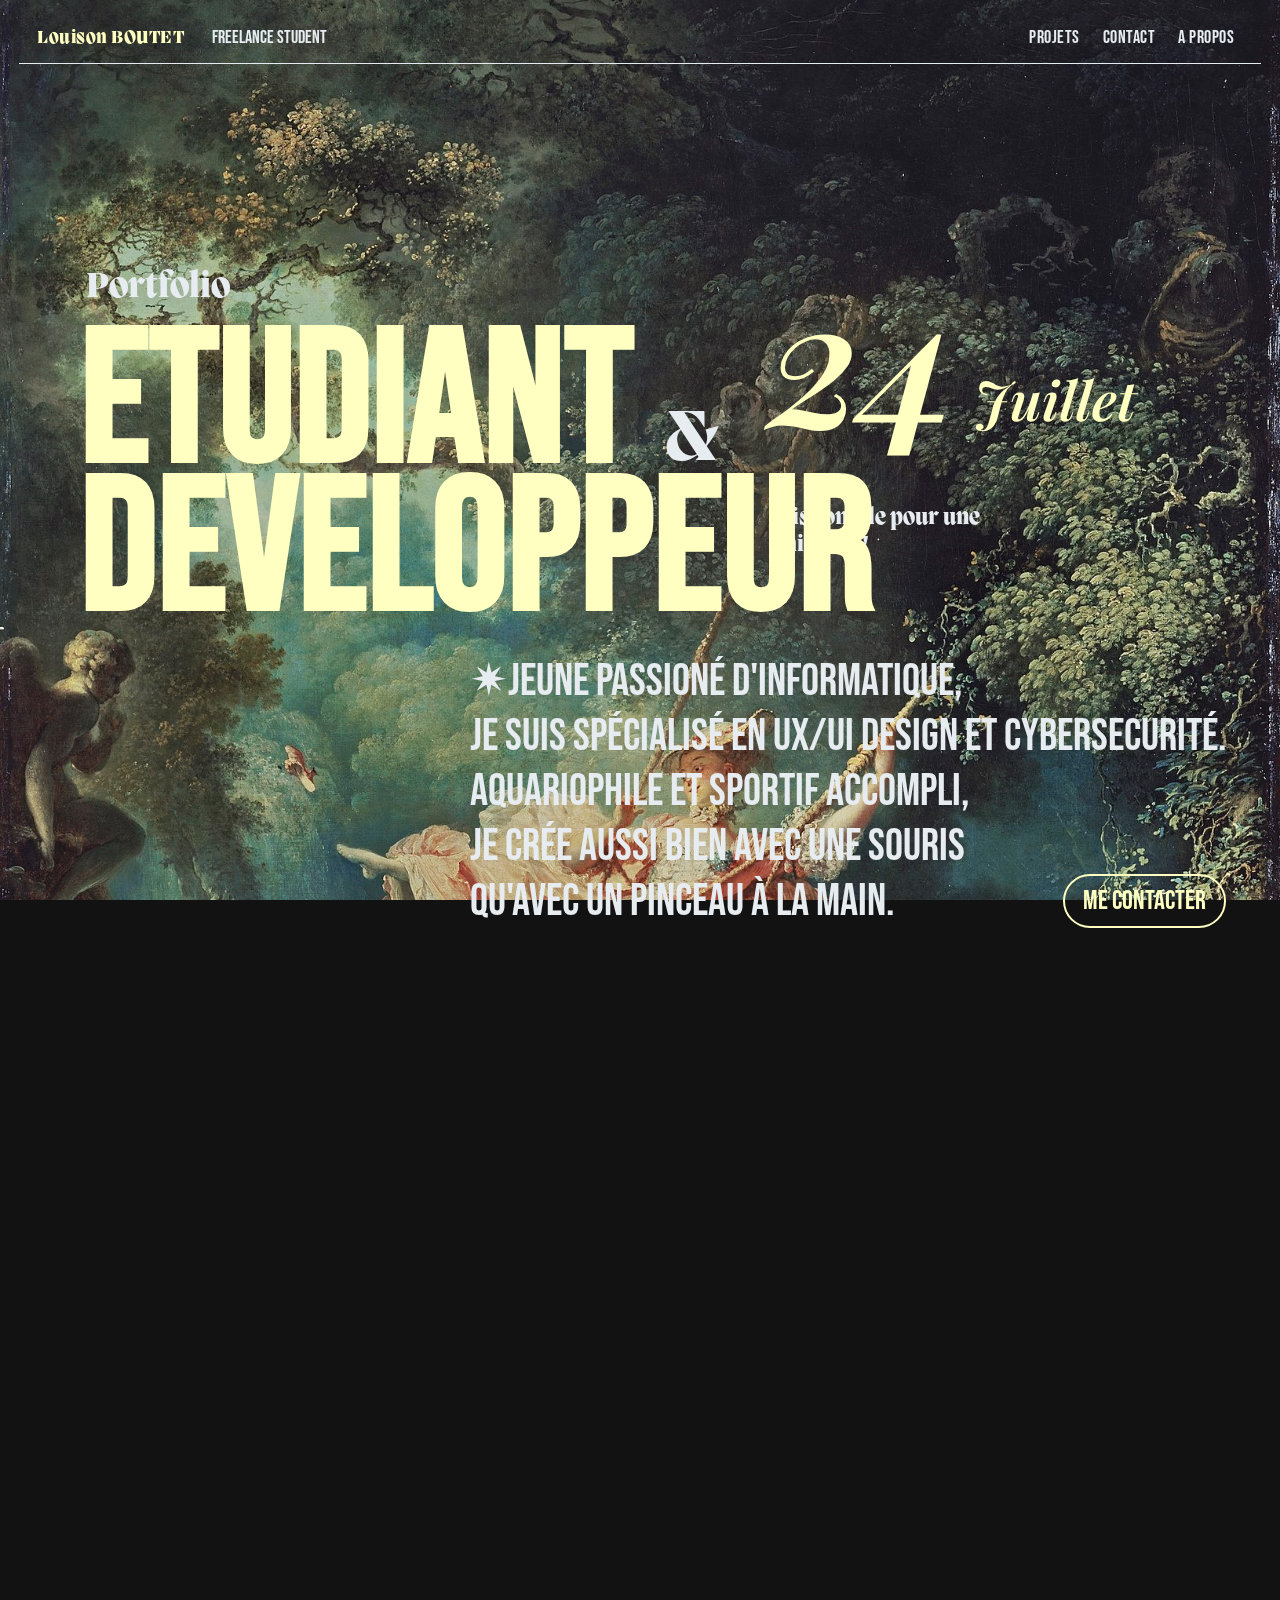
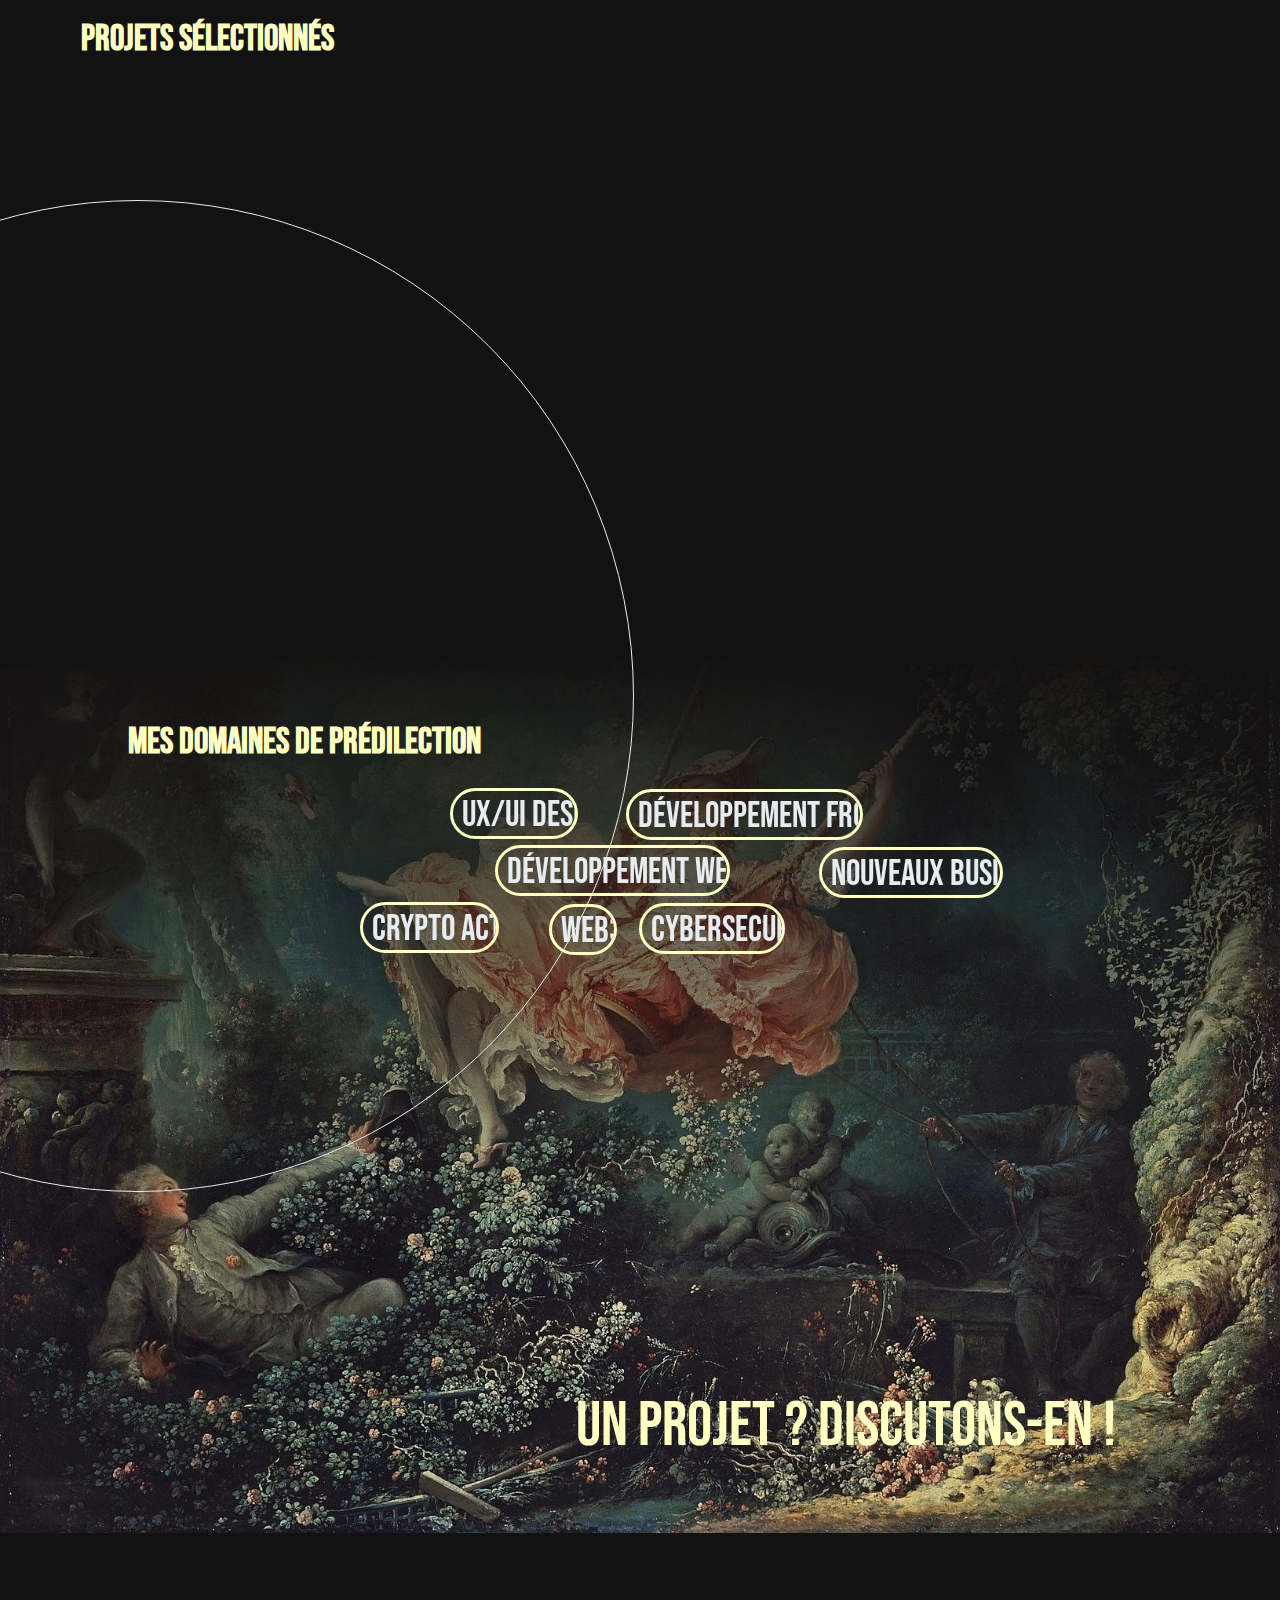
<file: index.html>
<!DOCTYPE html>
<html lang="FR">
<head>
    <meta charset="UTF-8">
    <meta http-equiv="X-UA-Compatible" content="IE=edge">
    <meta name="viewport" content="width=device-width, initial-scale=1.0">
    <link rel="icon" type="image/x-icon" href="./src/images/favicon.png">
    <link rel="stylesheet" href="./src/style.css">  


    <link rel="preconnect" href="https://fonts.googleapis.com">
    <link rel="preconnect" href="https://fonts.gstatic.com" crossorigin>
    <link href="https://fonts.googleapis.com/css2?family=Bebas+Neue&display=swap" rel="stylesheet">
    <link href="https://fonts.googleapis.com/css2?family=Playfair+Display:ital,wght@1,600&display=swap'" rel="stylesheet">
    
    <title>CV Louison Boutet</title>
</head>


<body>
<div class="header" id="header" onscroll="scrollFunction()">
    <div class="name reveal-1">
      <a href="#header1" id="link1">Louison BOUTET</a>
    </div>
    <div class="state reveal-1">FREELANCE STUDENT</div>
    <div class="contact-me reveal-1">
        <div>
          <a href="#projects">PROJETS</a> 
          <a href="#contact">CONTACT</a>
          <a href="#about">A PROPOS</a>
      </div>
    </div>
</div>

<div id="ligne" class="reveal-1"></div>

<div class="parallax" id="header1">
  <span class="date">
    <script >
    document.write("<font color='#ffffc2' size='' face='Playfair Display SemiBold'>")
    var mydate=new Date()
    var year=mydate.getYear()
    if (year<2000)
    year += (year < 1900) ? 1900 : 0
    var day=mydate.getDay()
    var month=mydate.getMonth()
    var daym=mydate.getDate()
    if (daym<10)
    daym="0"+daym
    var dayarray=new Array("Dimanche","Lundi","Mardi","Mercredi","Jeudi","Vendredi","Samedi")
    var montharray=new Array(" Janvier "," Fevrier "," Mars ","Avril ","Mai ","Fuin","Juillet ","Aout ","Septembre "," Octobre "," Novembre "," Décembre ")
    document.write("   " /*+dayarray[day]+", "*/+daym+" "/*year+*/)
    document.write("</b></i></font>")
    </script>
  </span>
  <span class="date2"><script>
    document.write("<font color='#ffffc2' size='' face='Playfair Display SemiBold'>")
    var mydate=new Date()
    var year=mydate.getYear()
    if (year<2000)
    year += (year < 1900) ? 1900 : 0
    var day=mydate.getDay()
    var month=mydate.getMonth()
    var daym=mydate.getDate()
    if (daym<10)
    daym="0"+daym
    var dayarray=new Array("Dimanche","Lundi","Mardi","Mercredi","Jeudi","Vendredi","Samedi")
    var montharray=new Array(" Janvier "," Fevrier "," Mars ","Avril ","Mai ","Fuin","Juillet ","Aout ","Septembre "," Octobre "," Novembre "," Décembre ")
    document.write("   " /*+dayarray[day]+", "*/+montharray[month]+/*year+*/" ")
    document.write("</b></i></font>")
    </script>
    </span>
  
        <div class="main">
            <h1 class="Portfolio">Portfolio</h1>
            <p class="dispo">Disponible pour une mission !</p>
            <div class="main_Tilte reveal-1">
                <h2>
                  <span class="ETUDIANT"> ETUDIANT </span>
                  <span class="and">&</span><br>
                  <span class="ETUDIANT"> DEVELOPPEUR</span>
                </h2>
            </div>
            <div class="main_bio reveal-2">
                <p>✷Jeune passioné d'informatique, <br> je suis spécialisé en UX/UI Design et Cybersecurité. <br>Aquariophile et sportif accompli, <br> je crée aussi bien avec une souris <br> qu'avec un pinceau à la main.
                  <a href="mailto:louisonboutet@gmail.com?subject=Projet Développement 🤝"><button class="btn" >ME CONTACTER</button></p></a>
            </div>  
        </div>
    <div id="bg"></div> 
      
</div>


    <div class="sketchfab-embed-wrapper"> <iframe title="Head Of Michelangelo's David, Optimised"  frameborder="0" style="position: absolute; float: right;left:62vw; top: 120vh;width :70vh ;height:50vh" allowfullscreen mozallowfullscreen="true" webkitallowfullscreen="true" allow="autoplay; fullscreen; xr-spatial-tracking" xr-spatial-tracking execution-while-out-of-viewport execution-while-not-rendered web-share  src="https://sketchfab.com/models/d29af50360624e5e9b1855666475380d/embed?autospin=1&autostart=1&scrollwheel=0&preload=1&transparent=1&ui_animations=0&ui_infos=0&ui_stop=0&ui_inspector=0&ui_watermark_link=0&ui_watermark=0&ui_hint=0&ui_ar=0&ui_help=0&ui_settings=0&ui_vr=0&ui_fullscreen=0&ui_annotations=0&ui_color=000000&dnt=1"> </iframe> </div>  

<img src="./src/images/arrow-removebg-preview.png" class="arrow">
<div class="joke">
    <p>Ce n'est pas moi !</p>
</div>
<span id="about"></span>

        <div class="bio2" >
            <h2 class="reveal-1" >BONJOUR, ICI LOUISON</h2>
              <p class=" p1 reveal-2">✷Mes passions me guident à travers mes projets.<br> Pour moi toute mission est un nouveau défi à relever.<br> Perfectionniste, je ferai transparaître un certain design à travers vos projets.</p> 
        </div>      


<section>
    <div class="projects "id="projects" >
      <h2> Projets Sélectionnés</h2>
      <span class="dot"></span>

      <div class="project1   reveal-1">
          <a href="./src/projet1.html">
              <h1>✷ JEUX VIDEO</h1> 
                <img src="./src/images/statue1.jpg"   class="projects_img"  style="margin-left: 3vh;">
          </a>    
      </div>

      <div class="project2   reveal-1" style="margin-top: 13vh;">
        <a href="./src/freelance.html">
          <h1>FREELANCE ✷</h1>
          <img src="./src/images/freelance1.jpg"   class="projects_img" >
        </a>
      </div>
    </div>
</section>

<div class="parallax2" style="margin-left: -4.5vw;margin-right: 0;"> 
        
          <div class="interest ">
            <h1 >Mes domaines de prédilection</h1>
            <div class="interest1">
            <div class="testIt">
              <span class='nameSpan'> UX/UI DESIGN  UX/UI DESIGN  UX/UI DESIGN  UX/UI DESIGN  UX/UI DESIGN </span>
            </div></div>
        
            <div class="interest2">
            <div class="testIt">
              <span class='nameSpan'> développement frontend  développement frontend  développement frontend </span>
            </div></div>
        
            <div class="interest3">
            <div class="testIt">
              <span class='nameSpan'> développement webflow  développement webflow  développement webflow </span>
            </div></div>
        
            <div class="interest4">
            <div class="testIt">
              <span class='nameSpan'> nouveaux business  nouveaux business  nouveaux business </span>
            </div></div>
        
            <div class="interest5">
            <div class="testIt">
              <span class='nameSpan'> crypto actifs  crypto actifs  crypto actifs </span>
            </div></div>
        
        
            <div class="interest6">
            <div class="testIt">
              <span class='nameSpan'> web3  web3  web3  web3  web3  web3  web3  web3  web3 </span>
            </div></div>
        
            <div class="interest7">
            <div class="testIt">
              <span class='nameSpan'> Cybersecurité  Cybersecurité  Cybersecurité  Cybersecurité  Cybersecurité </span>
            </div></div>
            <div id="bg2"></div>  
            </div>
          


        <div class="call_to_action"><p>Un projet ? Discutons-en !</p></div>

<div class="contact reveal-1" id="contact">
    <h1>Connectons <br> nous</h1>
    <div class="ligne2 reveal-2" >
        <a href="mailto:louisonboutet@gmail.com?subject=Projet Développement 🤝">louisonboutet@gmail.com</a>
       <a href="https://www.linkedin.com/in/louison-boutet-0ab37b1a3/"target="_blank">LINKEDIN</a> 
       <a href="https://www.instagram.com/louison_boutet/"target="_blank">INSTAGRAM</a> 
       <a href="https://twitter.com/BoutMan37"target="_blank">TWITTER</a> 

      <div class="merci">Merci pour votre visite ☺</div>
    </div> 
</div>
</div>


 
<script src="./src/cv.js "></script>

</body>
</html>
</file>
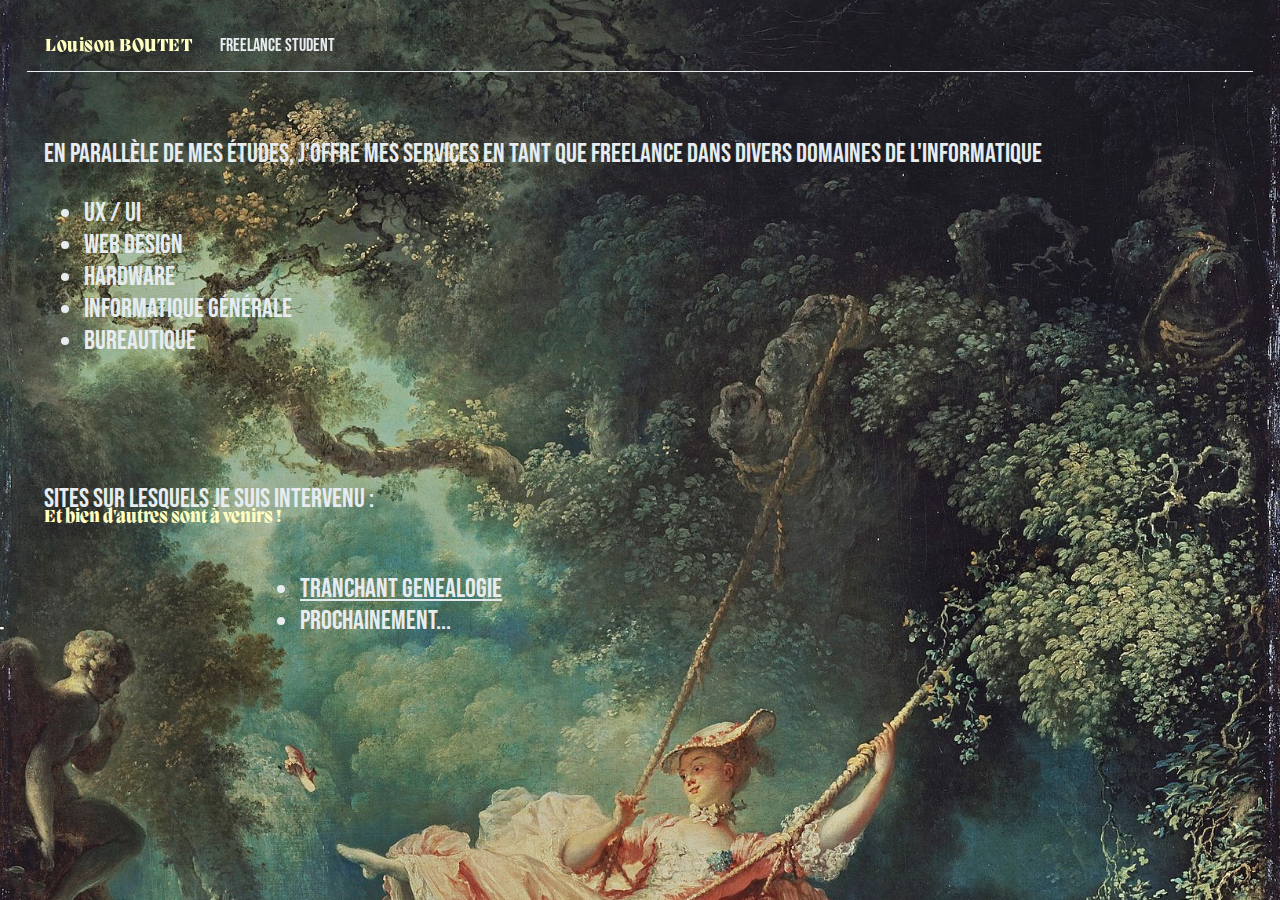
<file: src/freelance.html>
<!DOCTYPE html>
<html lang="en">
<head>
    <meta charset="UTF-8">
    <meta http-equiv="X-UA-Compatible" content="IE=edge">
    <meta name="viewport" content="width=device-width, initial-scale=1.0">
    <link rel="icon" type="image/x-icon" href="images/favicon.png">
    <link rel="preconnect" href="https://fonts.googleapis.com">
    <link rel="preconnect" href="https://fonts.gstatic.com" crossorigin>
    <link href="https://fonts.googleapis.com/css2?family=Bebas+Neue&display=swap" rel="stylesheet">
    <link href="https://fonts.googleapis.com/css2?family=Playfair+Display:ital,wght@1,600&display=swap'" rel="stylesheet">
    <link rel="stylesheet" href="freelance.css">
    <title>Ma Freelance</title>
</head>
<body>
    <header> 
        <div class="header" id="header" onscroll="scrollFunction()">
        <div class="name reveal-1">
          <a href="../index.html" id="link1">Louison BOUTET</a>
        </div>
        <div class="state reveal-1">FREELANCE STUDENT</div>
        <div class="contact-me reveal-1">
            <div>
              
            </div>
        </div>
    </div>
</header>
<div id="ligne" class="reveal-1" ></div>

<section>
  <div class="p ">
      <p class="reveal-1">
        En parallèle de mes études, j'offre mes services en tant que Freelance dans divers domaines de l'informatique
      </p>

      <ul class="reveal-2">
        <li>UX / UI</li>
        <li>Web design</li>
        <li>hardware</li>
        <li>informatique générale</li>
        <li>Bureautique</li>
      </ul>
  </div>

  <div class="p2">
      <p class="reveal-1">
        Sites sur lesquels je suis intervenu :
        <p class="p2_joke reveal-1">Et bien d'autres sont à venirs !</p>
        <ul class="reveal-2">
          <li><a href="https://tranchant-genealogie.fr/"target="_blank">TRANCHANT Genealogie</a></li>
          <li>Prochainement...</li>
        </ul>
      </p>
  </div>
</section>



<script src="cv.js "></script>
</body>
</html>
</file>
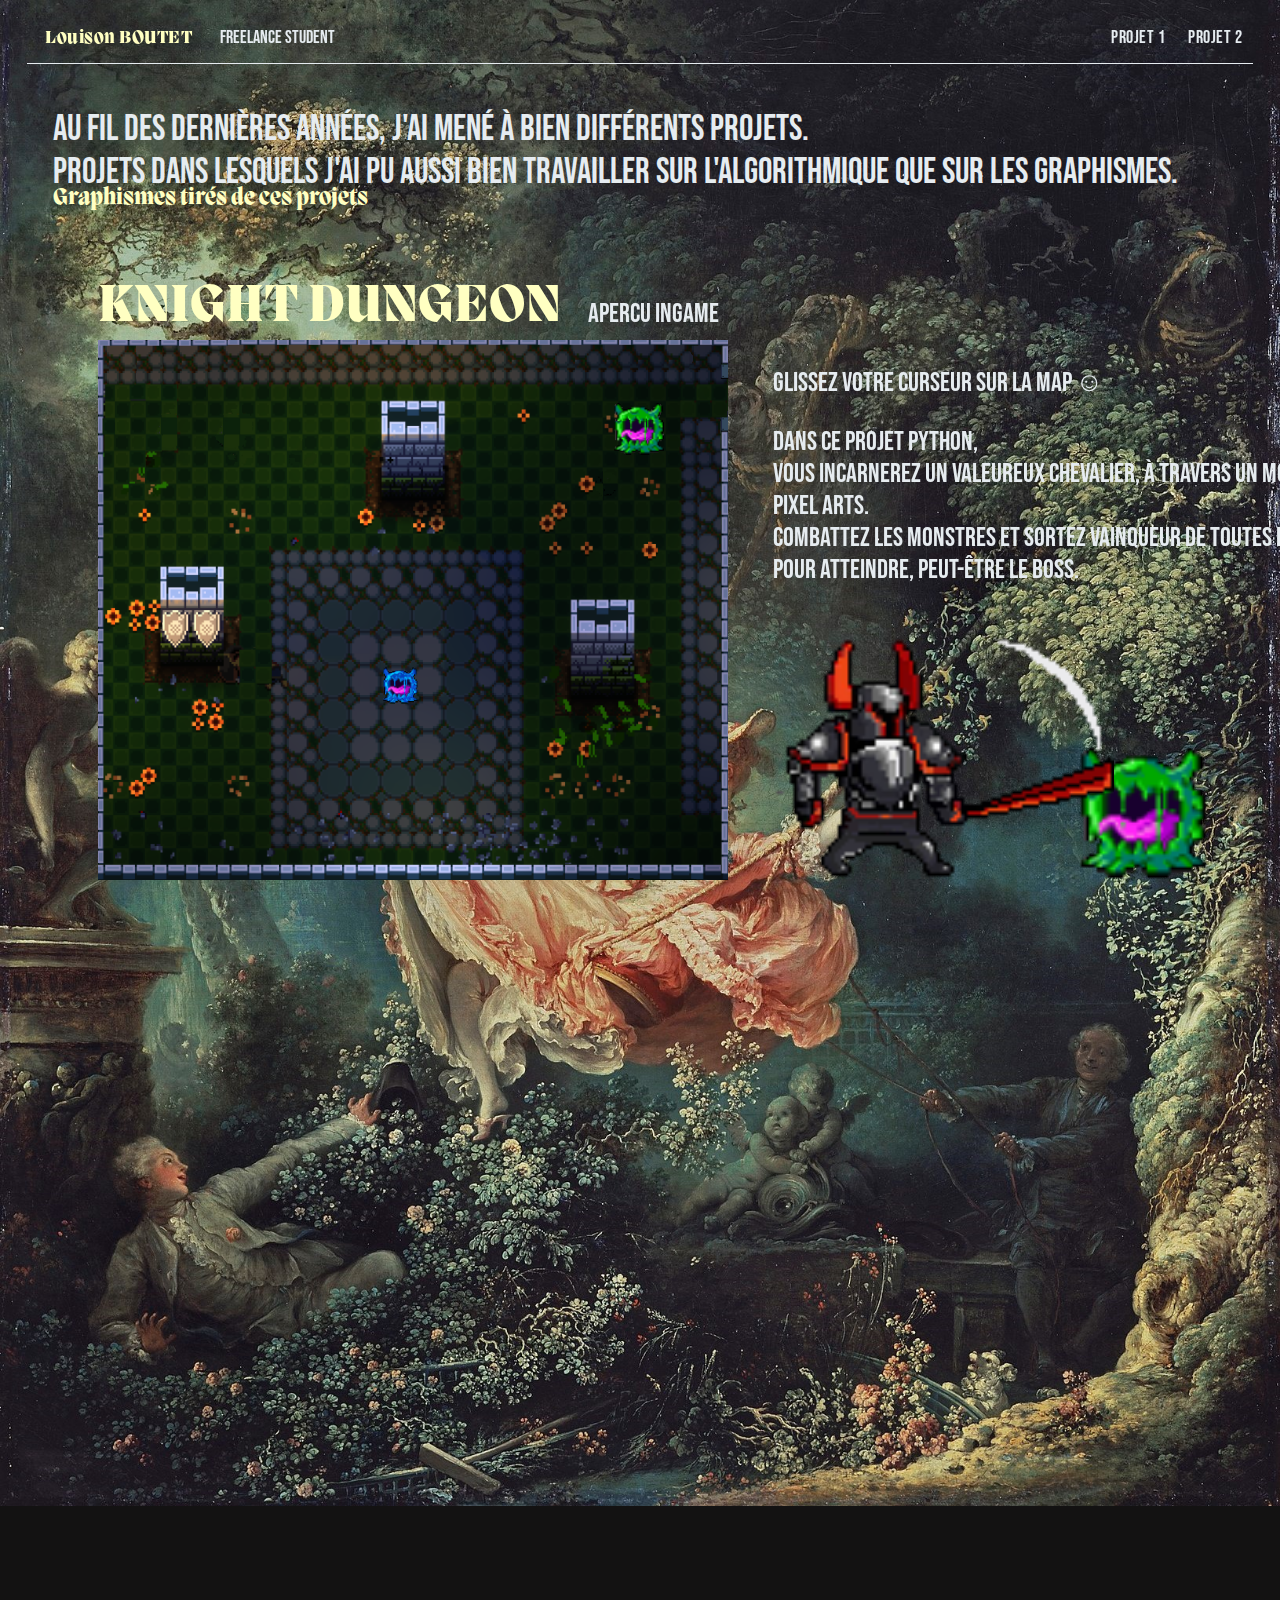
<file: src/projet1.html>
<!DOCTYPE html>
<html lang="en">
<head>
    <meta charset="UTF-8">
    <meta http-equiv="X-UA-Compatible" content="IE=edge">
    <meta name="viewport" content="width=device-width, initial-scale=1.0">
    <link rel="icon" type="image/x-icon" href="images/favicon.png">
    <link rel="preconnect" href="https://fonts.googleapis.com">
    <link rel="preconnect" href="https://fonts.gstatic.com" crossorigin>
    <link href="https://fonts.googleapis.com/css2?family=Bebas+Neue&display=swap" rel="stylesheet">
    <link href="https://fonts.googleapis.com/css2?family=Playfair+Display:ital,wght@1,600&display=swap'" rel="stylesheet">

    <link rel="stylesheet" href="projet1.css">
    <title>Jeux video</title>
</head>
<body>
    <header> 
        <div class="header" id="header" onscroll="scrollFunction()">
        <div class="name reveal-1">
          <a href="../index.html" id="link1">Louison BOUTET</a>
        </div>
        <div class="state reveal-1">FREELANCE STUDENT</div>
        <div class="contact-me reveal-1">
            <div>
              <a href="#projet1">PROJET 1</a> 
              <a href="#projet2">PROJET 2</a>
            </div>
        </div>
    </div>
    
</header>
   <div id="ligne" class="reveal-1"></div>


    <div class="paragraphe"><p>Au fil des dernières années, j'ai mené à bien différents projets.
          <br>Projets dans lesquels j'ai pu aussi bien travailler sur l'algorithmique que sur les graphismes. </p>
    </div>
    <div class="anotation">Graphismes tirés de ces projets</div>
    <div class="main">
        <div id="projet1"></div>
        <div class="projet1 " >
            
            <div class="titre1 reveal-1"><h1>Knight Dungeon</h1> <p>Apercu InGame</p></div>
            <div class="container">
                <img src="images/fond.png" class="img reveal-1" style="width: 70vh;height: 60vh;" alt="illustration de la map de mon jeu">
                <img src="images/slime1.png"class="img reveal-1" alt="pixel art de slime" id="slime1">
                <img src="images/slime2.png"class="img reveal-1" alt="pixel art de slime" id="slime2">
            
                
                <div class="para reveal-2">
                    <p id="joke">Glissez votre curseur sur la map ☺</p>
                    <p style="width: 55vw;">Dans ce projet Python,<br>
                       Vous incarnerez un valeureux chevalier, à travers un monde en 2D fait de pixel arts. <br>Combattez les monstres et sortez vainqueur de toutes les salles, <br> pour atteindre, peut-être le boss.
                    </p>
                    <img src="images/knight3.png" class="knight" alt="image de chevalier">
                    <img src="images/slime1.png"  class="bigslime"  alt="image de slime">
                </div>
            </div>
        </div>
        

        <div class="projet2" id="projet2">
            <div class="titre2 reveal-1"><h1>The Impossible Quizz</h1><p>Apercu Website</p></div>
            <div class="container2">

                <div class="para2 reveal-2">
                    <p style="width: 55vw;">
                        Jonglez entre ingéniosité et patience dans The Impossible Quizz ! <br>
                        Mais attention ! Vous ne pourrez trouver les réponses aux énigmes <br> qu'en fouillant le site de fond en comble.
                    </p>
                </div>
                <img src="images/unknown (2).PNG"  class="reveal-1" style="width: 100vh;height: 55vh;"alt="vue du site web en light mode">

            </div>
        </div>
    </div>
    <script src="cv.js"></script>
</body> 
</html>
</file>
<file: src/style.css>
@font-face {
    font-family: "Bebas Neue";
    src: url('https://fonts.googleapis.com/css2?family=Bebas+Neue&display=swap');
    src: local(''),
        url("font/BebasNeue-Regular.ttf") format("truetype"),
        url('font/BebasNeue-Regular.eot'),  
        url('font/BebasNeue-Regular.woff') format("woff"),
        url('font/BebasNeue-Regular.woff2') format("woff2");
}
@import url('https://fonts.googleapis.com/css2?family=Bebas+Neue&display=swap');

@font-face {
    font-family: "Migra Extrabold";
    src: local(''),
        url("font/Migra-Extrabold.ttf") format("truetype")
        url('font/Migra-Extrabold.eot')   
        url('font/Migra-Extrabold.woff') format("woff"),
        url('font/Migra-Extrabold.woff2') format("woff2"), 

    
}
@font-face {
    font-family: "Playfair Display SemiBold";
    src: url('https://fonts.googleapis.com/css2?family=Playfair+Display:ital,wght@1,600&display=swap');
    src: local(''),
    url("font/PlayfairDisplay-SemiBoldItalic.ttf") format("truetype") 
}
@import url('https://fonts.googleapis.com/css2?family=Playfair+Display:ital,wght@1,600&display=swap');

html, body {
    height: 100%;
    width: 100%;
    padding: 0;
    margin: 0;
    scroll-behavior: smooth;
    
    -webkit-touch-callout: none;
    -webkit-user-select: none;
    -khtml-user-select: none;
    -moz-user-select: none;
    -ms-user-select: none;
    user-select: none;

   /* max-width: 100%;
    overflow-x: hidden;*/
}
* {
    /*outline: 1px solid #f00 !important;*/
  }
body {
  background: rgb(19, 18, 18);
  width: auto;
  scroll-behavior: smooth;
  color: #e6ecf0; 
}
img{
    -webkit-user-drag: none;
  -khtml-user-drag: none;
  -moz-user-drag: none;
  -o-user-drag: none;
}
/*-----------------HEADER------------------*/
.header {
    background: transparent;
    color: #e6ecf0;
    position: fixed;
    display: flex;
    width: 100vw;
    height:1.7vh;
    padding: 3vh;     
    /*border-bottom: 1px solid #e6ecf0;*/
    z-index: 1;
}
.name{
    font-family: 'Migra ExtraBold','Playfair Display SemiBold', serif;
    font-size: 2vh;
    color: #ffffc2;
}
.state{  
    font-size: 2vh;
    display: flex;
    font-family: 'Bebas Neue', serif;
    float: right;
    margin-left: 2vh;
}
.contact-me{    
    font-family: 'Bebas Neue';
    font-size: 2vh; 
    margin-left: auto; 
    margin-right:7vh;
    font-size: 2vh;  
}
.header a{
    position: relative;
    color: #e6ecf0;
    text-decoration: none;
    letter-spacing:0.5px;
    padding: 0 10px;   
}
.header a:after{
    content: "";
    position: absolute;
    background-color: #e6ecf0;
    height: 3px;
    width: 0%;
    left: 0;
    bottom: -10px;
    transition: 0.3s;  
}
.header a:hover:after{
    width: 100%; 
}
.header .name a{
    position: relative;
    color: #ffffc2;
    text-decoration: none;
    letter-spacing:0.5px;
    padding: 0 10px;    
}
.header .name a:after{ 
    height: 0px; 
}
.header .name a:hover:after{
    width: 100%; 
}


#ligne{
    position: sticky;
    top: 7vh;
    border-top: 1px solid #e6ecf0;
    width: 97%;
    margin-left: auto;
    margin-right: auto;  
} 


/*-----------------END HEADER------------------*/
.parallax {
    position: relative;
    width: 100%;
    height: 100%;
    display: contents;  
}

.parallax #bg{
    position: absolute;
    top: 0;
    left: 0;
    width: 100%;
   height: 100%;
    background: url(images/Fragonard,_The_Swing2.jpg);
    background-size: 100%;
    background-repeat: no-repeat;
    z-index: -6;
}
section{
    padding-left: 9vh;
    color: #e6ecf0;
    font-family: 'Bebas Neue';
}
section h2{ 
    font-size: 4vh;
    color: #ffffc2;
}
section p{
    font-size:4vh;
    text-transform: uppercase;
}




/*------------SCROLLBAR-----------*/
::-webkit-scrollbar {
    display: none;
} 
/*------------ END SCROLLBAR-----------*/

/*------------MAIN-----------*/
.main{
    color: #e6ecf0!important;
    padding: 2vh; 
    font-family: 'Migra Extrabold','Playfair Display SemiBold', serif;
    font-size: smaller ;
    position: relative;
    top: -7vw;
}
.Portfolio{
    font-family: 'Migra Extrabold','Playfair Display SemiBold', serif;
    position: relative;
    top: 8vh;
    padding-left: 7.5vh;
    font-size: 4vh;
}
.and{
    font-size: 8vh;position: relative;
}
.main h2{
    font-family: 'Migra Extrabold','Playfair Display SemiBold', serif;
}
.main_Title{
    display: flex; 
    color: #e6ecf0;     
}
.ETUDIANT {
    position: relative;
    font-size: 21vh;
    color: #ffffc2;
    font-family:'Bebas Neue' ;
    padding-left: 7vh;
    line-height: 70%;   
}
.main_bio{
    position: relative;
    top:-3vh;
    font-family: 'Bebas Neue', 'Migra Extrabold';   
    font-size: 5vh;    
    float: right;
    right: 4vh;
    color: #e6ecf0;
}
button{
    color: #ffffc2;
    background-color: transparent;
    border-color: #ffffc2;
    border-radius: 30vh;
    font-family: 'Bebas Neue', 'Migra Extrabold';   
    cursor: pointer;
    font-size: 3vh;
    border-style: solid;    
}
.btn{
    float: right;
    padding: 1vh 2vh;
}
.btn:hover{
   background-color: #ffffc2;
   color: black;
   border-color: #ffffc2;
}
.joke{
    text-transform: uppercase;
    color: #e6ecf0;
    font-family: 'Bebas Neue';
    font-size:3vh;
    position: relative;
    top: 10vh; left: 155vh;  
    width: 10vw;
}
.arrow{
    position: relative;
    height: auto;
    width: 20vh;
    top: 30vh; left: 168vh;
    transform: rotate(-30deg);
}
.date{
    position: relative;
    top: 26%;
    left: 60%;
    font-size: 20vh;
}
.date2{
    position: relative;
    top: 25%;
    left: 58%;
    font-size: 6vh;
}
.dispo{
    width: 20vw;
    position: relative;
    left:61%;top: 27vh;
    font-size: 2.5vh;
    right: auto;
    color: #e6ecf0;
    font-family: 'Migra Extrabold','Playfair Display SemiBold', serif;
}
.bio2{
    position: relative;
    width: 60vw;
    font-family: 'Bebas Neue';
    font-size: 4vh;
    padding-left: 4vw;
}
.bio2 h2{
   color: #ffffc2;
}
/*------------END MAIN-----------*/
/*------------SECOND MAIN-----------*/
.projects{
    padding-top: 30vh;   
}
.projects img{
    position: absolute;
    width: 38vw;
    height: 25vh;
    float: right;
    -webkit-filter: grayscale(100%);
    filter: grayscale(100%);
    -webkit-transition: .3s ease-in-out;
	transition: .3s ease-in-out;
    -webkit-transform: scale(1);
    transform: scale(1); 
}
.projects img:hover{
    -webkit-filter: grayscale(100%); 
    filter: grayscale(0%);
    -webkit-transition: .3s ease-in-out;
	transition: .3s ease-in-out;
   /* width: 36vw;
    height:24vh;*/
    -webkit-transform: scale(0.98);
	transform: scale(0.98);  
}
.project1{
    width: 105vh;
  /*  border: 4px solid red;*/
    overflow: hidden;
    margin-left: auto;
    margin-right: auto;   
}
.project1 h1{
    float: left;
    font-size: 6vh;
    padding-top: 4vh; 
    -webkit-text-stroke: 0.5px #e6ecf0;
    color: transparent; 
}
.project2{
    width: 108vh;
  /*  border: 4px solid red;*/
    overflow: hidden;
    margin-left: auto;
    margin-right: auto;   
}
.project2 img{
   float: left;
   width: auto;
   position: relative;
}
.project2 h1{
    float: right;
    font-size: 6vh;
    padding-top: 4vh; 
    -webkit-text-stroke: 0.5px #e6ecf0;
    color: transparent;  
}
.dot {
    height: 110vh;
    width: 110vh;
    border-style: solid;
    border-radius: 50%;
    border-color: #e6ecf0;
    display: inline-block;
    position: absolute;
    left: -28vw;top: 200vh;
    z-index: -1;
    border-width: 0.1px;
}
/*------------END SECOND MAIN-----------*/

/*------------interest-----------*/
.parallax2 {
    font-family: 'Bebas Neue', 'Migra Extrabold';  
    position: relative;
    padding-left: 9vh;
    height:113%;
    z-index: -2;
    display: contents; 
}
.parallax2 #bg2{
     position: absolute;
    
    top: 250vh;
    width: 100%;
    height: 100%;
    background: url(images/frag4.jpg);
    background-size: 100%;
    background-repeat: no-repeat;
    z-index: -2;
}


.interest{
    padding-top: 10vh;
   text-transform: uppercase;
}

.interest h1{
    color: #ffffc2;
    font-size: 4vh;
    padding-left: 10%;
}
  .testIt {
    width: 10vw;
    height: 3vh;
    overflow: hidden;
    line-height:90%;
    
    position: relative;
    color: #e6ecf0;
    background-color: transparent;
    border-color: #ffffc2;
    border-radius: 30vh;
    font-family: 'Bebas Neue', 'Migra Extrabold';   
    
    font-size: 4vh;
    border-style: solid;
    padding: 1vh 1vh;
  }
  .testIt span {
    position: absolute;
    white-space: nowrap;
    text-overflow: ellipsis;
    transform: translateX(0);
    transition: 4s;
  } 
  .testIt span:hover {
    transform: translateX(calc(200px - 100%));
  }
  .interest1{
    position: relative;
    left: 50vh;width: 20vw;
  }
  .interest1 .testIt{
    width: 8.1vw;
    height: 3vh;
  }

  .interest2{
    position: relative;
    left: 69.5vh; top: -5.6vh;width: 20vw;
  }
  .interest2 .testIt{
    width: 16.7vw;
    height: 3vh;
  }

  .interest3{
    position: relative;
    left: 55vh;top: -5vh;width: 20vw;
  }
  .interest3 .testIt{
    width: 16.5vw;
    height: 3vh;
  }

  .interest4{
    position: relative;
    left: 91vh;top: -10.5vh;width: 20vw;
  }
  .interest4 .testIt{
    width: 12.5vw;
    height: 3vh;
  }

  .interest5{
    position: relative;
    left: 40vh;top: -10vh;width: 20vw;
  }
  .interest5 .testIt{
    width: 9vw;
    height: 3vh;
  }

  .interest6{
    position: relative;
    left: 61vh;top: -15.5vh;width: 20vw;
  }
  .interest6 .testIt{
    width: 3.4vw;
    height: 3vh;
  }

  .interest7{
    position: relative;
    left: 71vh;top: -21.2vh;width: 20vw;
  }
  .interest7 .testIt{
    width: 9.5vw;
    height: 3vh;
  }
/*------------end interest-----------*/

/*------------CONTACT-----------*/
.contact{
position: relative;
font-family: 'Bebas Neue', 'Migra Extrabold';  
top: -26vh;
 text-transform: uppercase;
 color: #e6ecf0;
 padding-left: 4vh;
}
.contact h1{
    font-size: 25vh; 
    line-height: 20vh;
    margin-bottom: 0;
}
.contact a{
    color: #e6ecf0;
    text-decoration: none;
    padding-left: 4vh;
    
}
.contact a:hover{
    color: #ffffc2;
    text-decoration: underline;
    padding-left: 4vh;
    
}
.merci{
    position: relative;
    font-size: 3vh;
    float: right;
    margin-right: 7vw;
}


.ligne2{
   position: relative;
  
    border-top: 1px solid #e6ecf0;

    margin-top: -10vh;
   
    margin-left: 50vh;
    margin-right: 0; 

    padding: 3vh;
    font-size: 3vh;
    
} 
.call_to_action{
    position: relative;
    width: 50vw;
    top: 20vh;
   left:45vw;
    font-size: 7vh;color: #ffffc2;
    right: 35%;
}
/*------------END CONTACT-----------*/

/*------------text reveal-----------*/
[class*="reveal-"]{
    opacity: 0;
    transform: translateY(30px);
}

.reveal-visible{
    opacity: 1;
    transform: translateY(0);
    transition: 1s cubic-bezier(.5, 0, 0, 1);
}

.reveal-2{
   transition-delay: 0.5s;
}

/*------------end text reveal-----------*/

/*responsiv pour laptop*/
@media only screen and (max-width: 725px) {
    .date{
        font-size: 10vh;
    }
    .date2{
        font-size: 10vh;
    }
}

/*responsiv pour téléphone*/
@media only screen and (max-width: 500px) {
    * {
        /*outline: 1px solid #f00 !important;*/
      }
    body{
        width: auto;
        
    
    }
    .html{
        position: relative;
/*min-width: 896px;
min-height: 414px;
height: 100%;*/
    }
  .ETUDIANT{
    font-size: 5vh;
    top: -2vh;
    left: -4vh;
  }

  .header {
    padding: 2vh;
     
 
}
.name{
    font-family: 'Migra Extrabold','Playfair Display SemiBold', serif;
    font-size: 1vh;
    color: #ffffc2;
}
.state{  
    font-size: 1vh;
    margin-left: 1vh;
}
.contact-me{    
    font-size: 1vh; 
}
#ligne{
    top: 3.5vh;
}

.date{
    font-size: 8vh;
    top: 10%;
    left: 60%;
}
.date2{
    font-size: 2vh;
    top: 10%;
    left: 57%;
}
.Portfolio{
    top: 2vh;
    padding-left: 3vh;
    font-size: 2vh;
}
.and{
    font-size: 2vh;position: relative;top: -2vh;left: -4vh;
}
.dispo{
    left:61%;top: 6vh;
    font-size: 1vh;
}

.main_bio{
    top:2vh;
    font-size: 2vh;    
}
button{
    font-size: 1vh;
}
.btn{
    padding: 1vh 1vh;
}

.sketchfab-embed-wrapper{
    opacity: 0;z-index: -6;
    position: relative;
   margin-left: -300vw;
}
.joke, .arrow{
    left:1vh;opacity: 0;
    z-index: -6;
}

.p1{
    font-size: 2vh;
    width: 300px;
    
}
.bio2{
    position: relative;
    top: -28vh;
}
.dot {
    height: 60vh;
    width: 60vh;
    left: -80vw;top: -1vh;
  }

  .projects{
    padding-top: 3vh;
    position: relative;top: -30vh;
    
}
.projects img{
    width: 40vw;
    height: 10vh;  
}
.projects h1{
    font-size: 3vh;
}
.project1{
    width: auto;
    margin-top: -3VH;

}
.project2 h1{
    font-size: 3vh;
    padding-top: 1vh;
    padding-left: -2vh;
}
.project2{
    width: auto;

}

.parallax2 #bg2{
    position: absolute;
    top: 45vh;
    width: 100%;
    height: 65%;
}
.parallax #bg{
   height: 90%;
}

.testIt {
    width: 10vw;
    height: 2vh;
    border-radius: 30vh;
    line-height:30px;
    
    font-size: 2vh;

    padding: 0.5vh 0.5vh;
  }
  .call_to_action{
    font-size: 4vh;
    top: -125vh;
    left: 2%;
  }

.interest{
    position: relative;
    top: -35vh;
   text-transform: uppercase;

}
.interest1{
    position: relative;
    left: 5vh;top: -2vh;
  }
  .interest2{
    position: relative;
    left: 12vh;
  }
  .interest3{
    position: relative;
    left: -5vh;
  }
  .interest4{
    position: relative;
    left: 5vh;
  }
  .interest5{
    position: relative;
    left: 10vh;
  }
  .interest6{
    position: relative;
    left: 18vh;
  }
  .interest7{
    position: relative;
    left: 25vh;
  }


  .contact{
    position: relative; left: 0vh;
    top: -60vh;
    }


    .contact h1{
        font-size: 10vh; 
        line-height: 9vh;
        margin-bottom: 0;
    }
 
    .ligne2{
        position: relative;
        left: 0vh;
         border-top: 1px solid #e6ecf0;
         margin-top: -7vh;
         margin-left: 15vh;
         margin-right: 0; 
         font-size: 1vh;
     } 

     .merci{
        position: relative;
        font-size: 2vh;
        margin-right: 10vw;
        left: 2vh;
        width: 40vw;
    }
    .call_to_action{
        opacity: 0;
    }
}
 
@font-face{
    font-family:"Migra";
    src:url(042c8296366ef429f744.eot);
    src:
    url(042c8296366ef429f744.eot?#iefix) format("embedded-opentype"),
    url(5f6a68c6046cfa976287.woff2) format("woff2"),
    url(378c36c4ce49ea496b29.woff) format("woff"),
    url(c562a1ecee182460a3b5fcfd212af76c.svg#Migra-Semibold) format("svg");
}
</file>
<file: src/freelance.css>
@font-face {
    font-family: "Bebas Neue";
    src: url('https://fonts.googleapis.com/css2?family=Bebas+Neue&display=swap');
    src: local(''),
        url("font/BebasNeue-Regular.ttf") format("truetype"),
        url('font/BebasNeue-Regular.eot'),  
        url('font/BebasNeue-Regular.woff') format("woff"),
        url('font/BebasNeue-Regular.woff2') format("woff2");
}
@import url('https://fonts.googleapis.com/css2?family=Bebas+Neue&display=swap');

@font-face {
    font-family: "Migra Extrabold";
    src: local(''),
        url("font/Migra-Extrabold.ttf") format("truetype")
        url('font/Migra-Extrabold.eot')   
        url('font/Migra-Extrabold.woff') format("woff"),
        url('font/Migra-Extrabold.woff2') format("woff2"), 

    
}
@font-face {
    font-family: "Playfair Display SemiBold";
    src: url('https://fonts.googleapis.com/css2?family=Playfair+Display:ital,wght@1,600&display=swap');
    src: local(''),
    url("font/PlayfairDisplay-SemiBoldItalic.ttf") format("truetype") 
}
@import url('https://fonts.googleapis.com/css2?family=Playfair+Display:ital,wght@1,600&display=swap');


body{
    background: rgb(19, 18, 18); 
    overflow-x: hidden;
    background-image: url('images/Fragonard\,_The_Swing2.jpg');
    
    background-repeat: no-repeat;
    background-size: 100%;

    -webkit-touch-callout: none;
    -webkit-user-select: none;
    -khtml-user-select: none;
    -moz-user-select: none;
    -ms-user-select: none;
    user-select: none;
    
    color: #e6ecf0;
}


/*-----------------HEADER------------------*/
.header {

    background: transparent;
    color: #e6ecf0;
    position: fixed;
     display: flex;
    width: 100%;
    height:1.7vh;
    padding: 3vh;  
    
    /*border-bottom: 1px solid #e6ecf0;*/
    z-index: 1;

}
.name{
    font-family: 'Migra Extrabold','Playfair Display SemiBold', serif;
    font-size: 2vh;
    color: #ffffc2;
}
.state{  
    font-size: 2vh;
    display: flex;
    font-family: 'Bebas Neue';
    float: right;
    margin-left: 2vh;
}
.contact-me{    
    font-family: 'Bebas Neue';
    font-size: 2vh; 
    margin-left: auto; 
    margin-right:7vh;
}
.header a{
    position: relative;
    color: #e6ecf0;
    text-decoration: none;
    letter-spacing:0.5px;
    padding: 0 10px;
    
}
.header a:after{
    content: "";
    position: absolute;
    background-color: #e6ecf0;
    height: 3px;
    width: 0%;
    left: 0;
    bottom: -10px;
    transition: 0.3s;
   
}
.header a:hover:after{
    width: 100%; 
}

.header .name a{
    position: relative;
    color: #ffffc2;
    text-decoration: none;
    letter-spacing:0.5px;
    padding: 0 10px;    
}
.header .name a:after{ 
    height: 0px; 
}
.header .name a:hover:after{
    width: 100%; 
}


#ligne{
    border-top: 1px solid #e6ecf0;
    width: 97%;
    margin-left: auto;margin-right: auto;
    position: relative;
    top: 7vh;
} 
  

/*-----------------END HEADER------------------*/
::-webkit-scrollbar {
    display: none;
} 
img{
    -webkit-user-drag: none;
  -khtml-user-drag: none;
  -moz-user-drag: none;
  -o-user-drag: none;
}
/*------------text reveal-----------*/
[class*="reveal-"]{
    opacity: 0;
    transform: translateY(30px);
}

.reveal-visible{
    opacity: 1;
    transform: translateY(0);
    transition: 1s cubic-bezier(.5, 0, 0, 1);
}

.reveal-2{
   transition-delay: 0.5s;
}

/*------------end text reveal-----------*/
 .p{
    font-size: 3vh;
    font-family: 'Bebas Neue';
    padding: 4vh;padding-top: 8vw;
 }


 .p2{
    font-size: 3vh;
    font-family: 'Bebas Neue';
    padding: 4vh;
 }

 .p2 ul{
    padding-left: 20vw;
 }
 .p2 li{
    position: relative;
    top: -2vh;
    color: #e6ecf0;
 }
 .p2 a{
    color: #e6ecf0;
 }
 .p2 a:hover{
    color: #ffffc2;
 }
 .p2_joke{
    color: #ffffc2;
    font-family: 'Migra Extrabold','Playfair Display SemiBold', serif,'Bebas Neue';
    position: relative;
    top: -4vh;
    font-size: 2vh;
 }
</file>
<file: src/projet1.css>
@font-face {
    font-family: "Bebas Neue";
    src: url('https://fonts.googleapis.com/css2?family=Bebas+Neue&display=swap');
    src: local(''),
        url("font/BebasNeue-Regular.ttf") format("truetype"),
        url('font/BebasNeue-Regular.eot'),  
        url('font/BebasNeue-Regular.woff') format("woff"),
        url('font/BebasNeue-Regular.woff2') format("woff2");
}
@import url('https://fonts.googleapis.com/css2?family=Bebas+Neue&display=swap');

@font-face {
    font-family: "Migra Extrabold";
    src: local(''),
        url("font/Migra-Extrabold.ttf") format("truetype")
        url('font/Migra-Extrabold.eot')   
        url('font/Migra-Extrabold.woff') format("woff"),
        url('font/Migra-Extrabold.woff2') format("woff2"), 

    
}
@font-face {
    font-family: "Playfair Display SemiBold";
    src: url('https://fonts.googleapis.com/css2?family=Playfair+Display:ital,wght@1,600&display=swap');
    src: local(''),
    url("font/PlayfairDisplay-SemiBoldItalic.ttf") format("truetype") 
}
@import url('https://fonts.googleapis.com/css2?family=Playfair+Display:ital,wght@1,600&display=swap');

.header {

    background: transparent;
    color: #e6ecf0;
    position: fixed;
     display: flex;
     top: 0;
    width: 100%;
    height:1.7vh;
    padding: 3vh;  
    
    /*border-bottom: 1px solid #e6ecf0;*/
    z-index: 1;

}
.name{
    font-family: 'Migra Extrabold','Playfair Display SemiBold', serif;
    font-size: 2vh;
    color: #ffffc2;
}
.state{  
    font-size: 2vh;
    display: flex;
    font-family: 'Bebas Neue';
    float: right;
    margin-left: 2vh;
}
.contact-me{    
    font-family: 'Bebas Neue';
    font-size: 2vh; 
    margin-left: auto; 
    margin-right:7vh;
}

.header a{
    position: relative;
    color: #e6ecf0;
    text-decoration: none;
    letter-spacing:0.5px;
    padding: 0 10px;
    
}
.header a:after{
    content: "";
    position: absolute;
    background-color: #e6ecf0;
    height: 3px;
    width: 0%;
    left: 0;
    bottom: -10px;
    transition: 0.3s;
   
}
.header a:hover:after{
    width: 100%; 
}

.header .name a{
    position: relative;
    color: #ffffc2;
    text-decoration: none;
    letter-spacing:0.5px;
    padding: 0 10px;    
}
.header .name a:after{ 
    height: 0px; 
}
.header .name a:hover:after{
    width: 100%; 
}


#ligne{
    position: sticky;
    top: 7vh;
    border-top: 1px solid #e6ecf0;
    width: 97%;
    margin-left: auto;
    margin-right: auto;  
} 

html{
    scroll-behavior: smooth;
}

body{
    background: rgb(19, 18, 18); 
    overflow-x: hidden;
    background-image: url('images/Fragonard\,_The_Swing2.jpg');
    background-repeat: no-repeat;
 background-size: 100%;


    -webkit-touch-callout: none;
    -webkit-user-select: none;
    -khtml-user-select: none;
    -moz-user-select: none;
    -ms-user-select: none;
    user-select: none;
    
}

::-webkit-scrollbar {
    display: none;
} 
img{
    -webkit-user-drag: none;
  -khtml-user-drag: none;
  -moz-user-drag: none;
  -o-user-drag: none;
}
.img{
    cursor: url('images/knight1.png'), auto;
}
.img:active{
    cursor: url('images/knight3.png'), auto;
}

.anotation{
    font-family: 'Migra Extrabold','Playfair Display SemiBold', serif;
    color: #ffffc2;
    font-size: 2.5vh;
    
    padding-left: 5vh;
    margin-top: -5vh;
}
.paragraphe{
    color:#e6ecf0 ;
    font-size: 4vh;
    font-family: 'Bebas Neue';
   padding-top: 7vh;
    padding-left: 5vh;
}


.main{
    text-transform: uppercase;
    color: #ffffc2;
    font-family: 'Bebas Neue';
    font-size: 3vh;
    
}
.container{
    display: flex;
    position: relative;

    width: 60vh;
    height: 59vh;
    border-radius: 30px;
    margin-top: -4vh;
   
}

.projet1{
    position: relative;
    top: 3vh; left: 7vw;
}
.para{
    position: relative;
    margin-left: -12vh;
    color: #e6ecf0;
}
.arrow{
    position: relative;
    top: -54vh;left: 35vw;
    width: 8vw;
    transform : rotate(-50deg);
}
#joke{
    position: relative;
    color: #e6ecf0;
}
.projet1 #slime1{
    position: relative;
    left: -15vh;top: 5vh;
    width: 10vh;height: 10vh;
}
.projet1 #slime2{
    position: relative;
    left: -50vh;top: 35vh;
    width: 7vh;height: 7vh;
}
.titre1{
display: flex;
}
.titre1 h1{
    font-family: 'Migra Extrabold','Playfair Display SemiBold', serif;
    }
.titre1 p{
   padding-top: 3.5vh;
   padding-left: 3vh;
   color: #e6ecf0;
}


.knight{
    height: 30vh;width: auto;
}
.bigslime{
    height: 25vh;width: auto;
    z-index: -1;
    position: relative;
    left: -10vh;top: 5vh;
}








.projet2{
margin-left: 14vh;margin-top: 20vh;  float: right;
margin-right: 5vh;
}
.titre2{
    display: flex;margin-bottom: -4vh;
    margin-left: 55vw;
    
}
.titre2 h1{
    font-family: 'Migra Extrabold','Playfair Display SemiBold', serif;
    
    }
.titre2 p{
   padding-top: 3.5vh;
   padding-left: 3vh;
   color: #e6ecf0;
}
.container2{
    display: flex;padding-bottom: 5vh;
}

.container2 p{
    position: relative;
   float: left;
   color: #e6ecf0;
    left: 15vw;
    top: 10vh;   
}



/*------------text reveal-----------*/
[class*="reveal-"]{
    opacity: 0;
    transform: translateY(30px);
}

.reveal-visible{
    opacity: 1;
    transform: translateY(0);
    transition: 1s cubic-bezier(.5, 0, 0, 1);
}

.reveal-2{
   transition-delay: 0.5s;
}

/*------------end text reveal-----------*/
</file>
